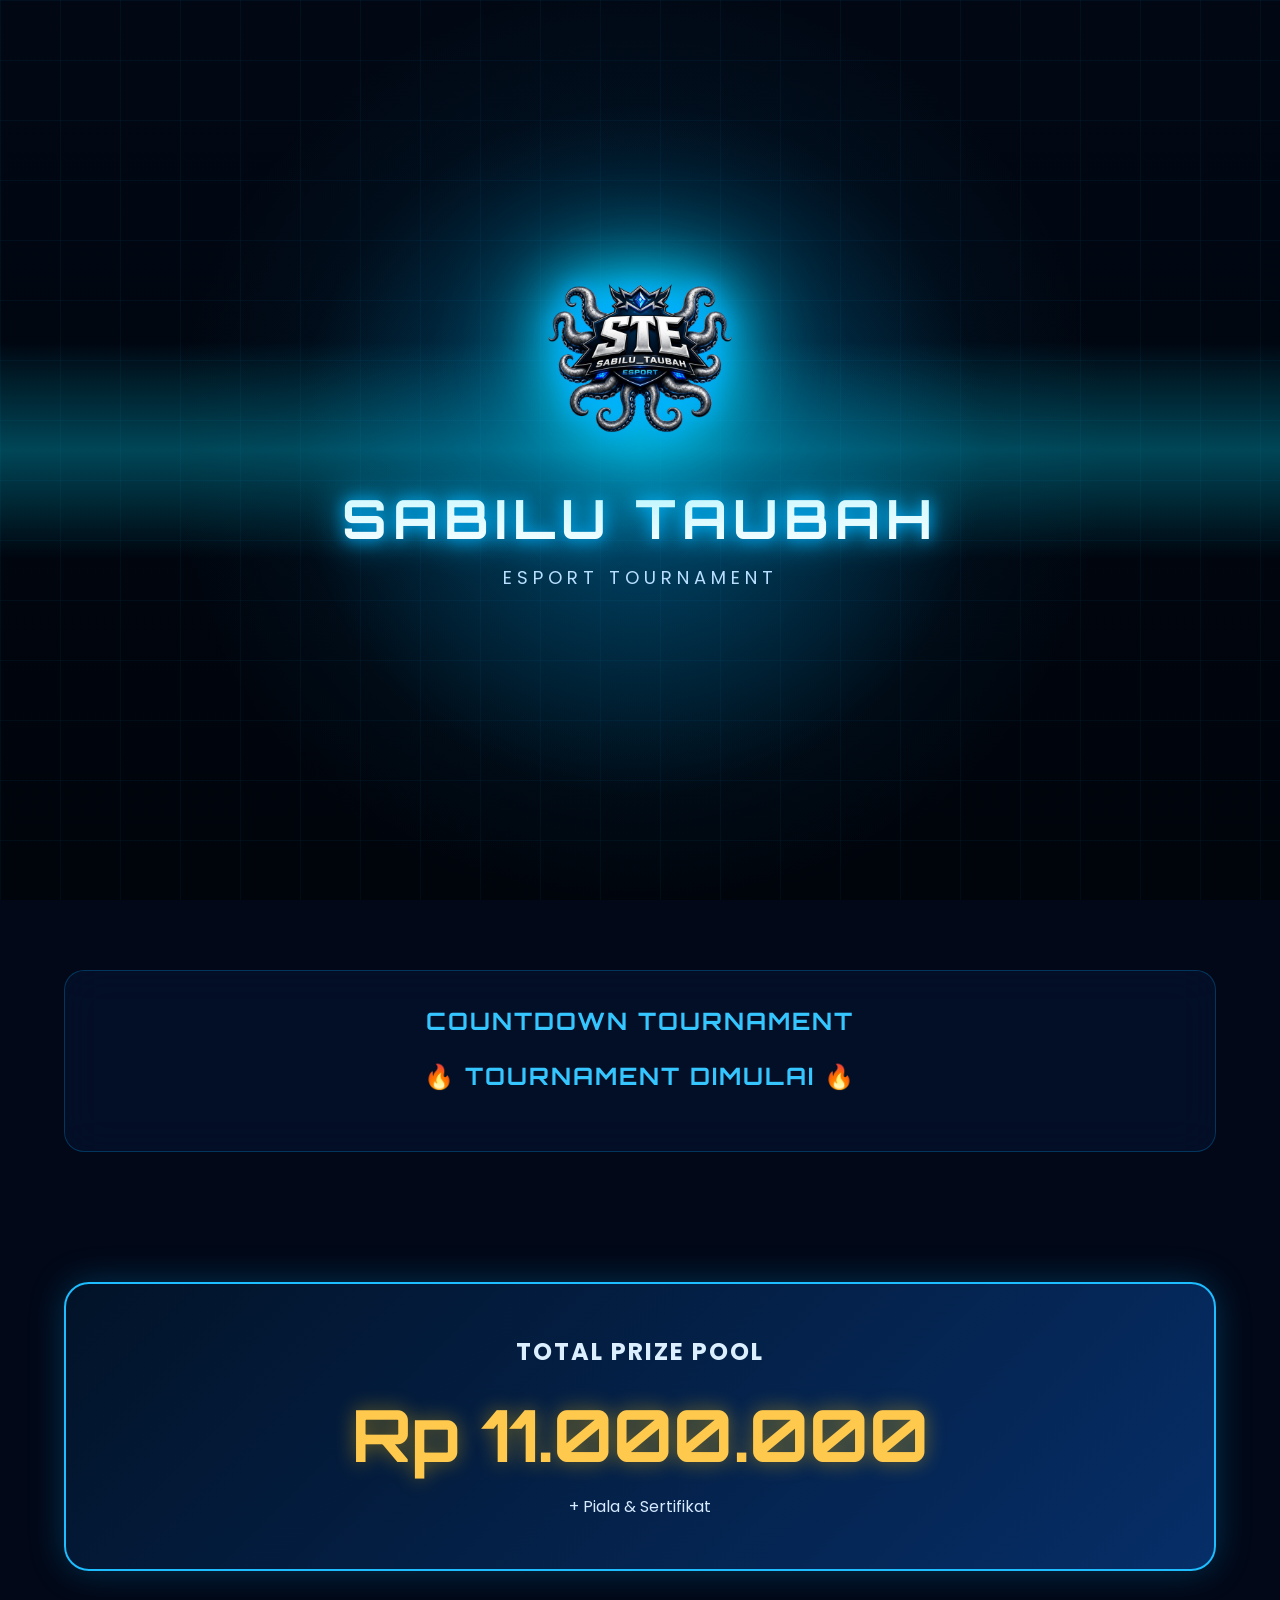
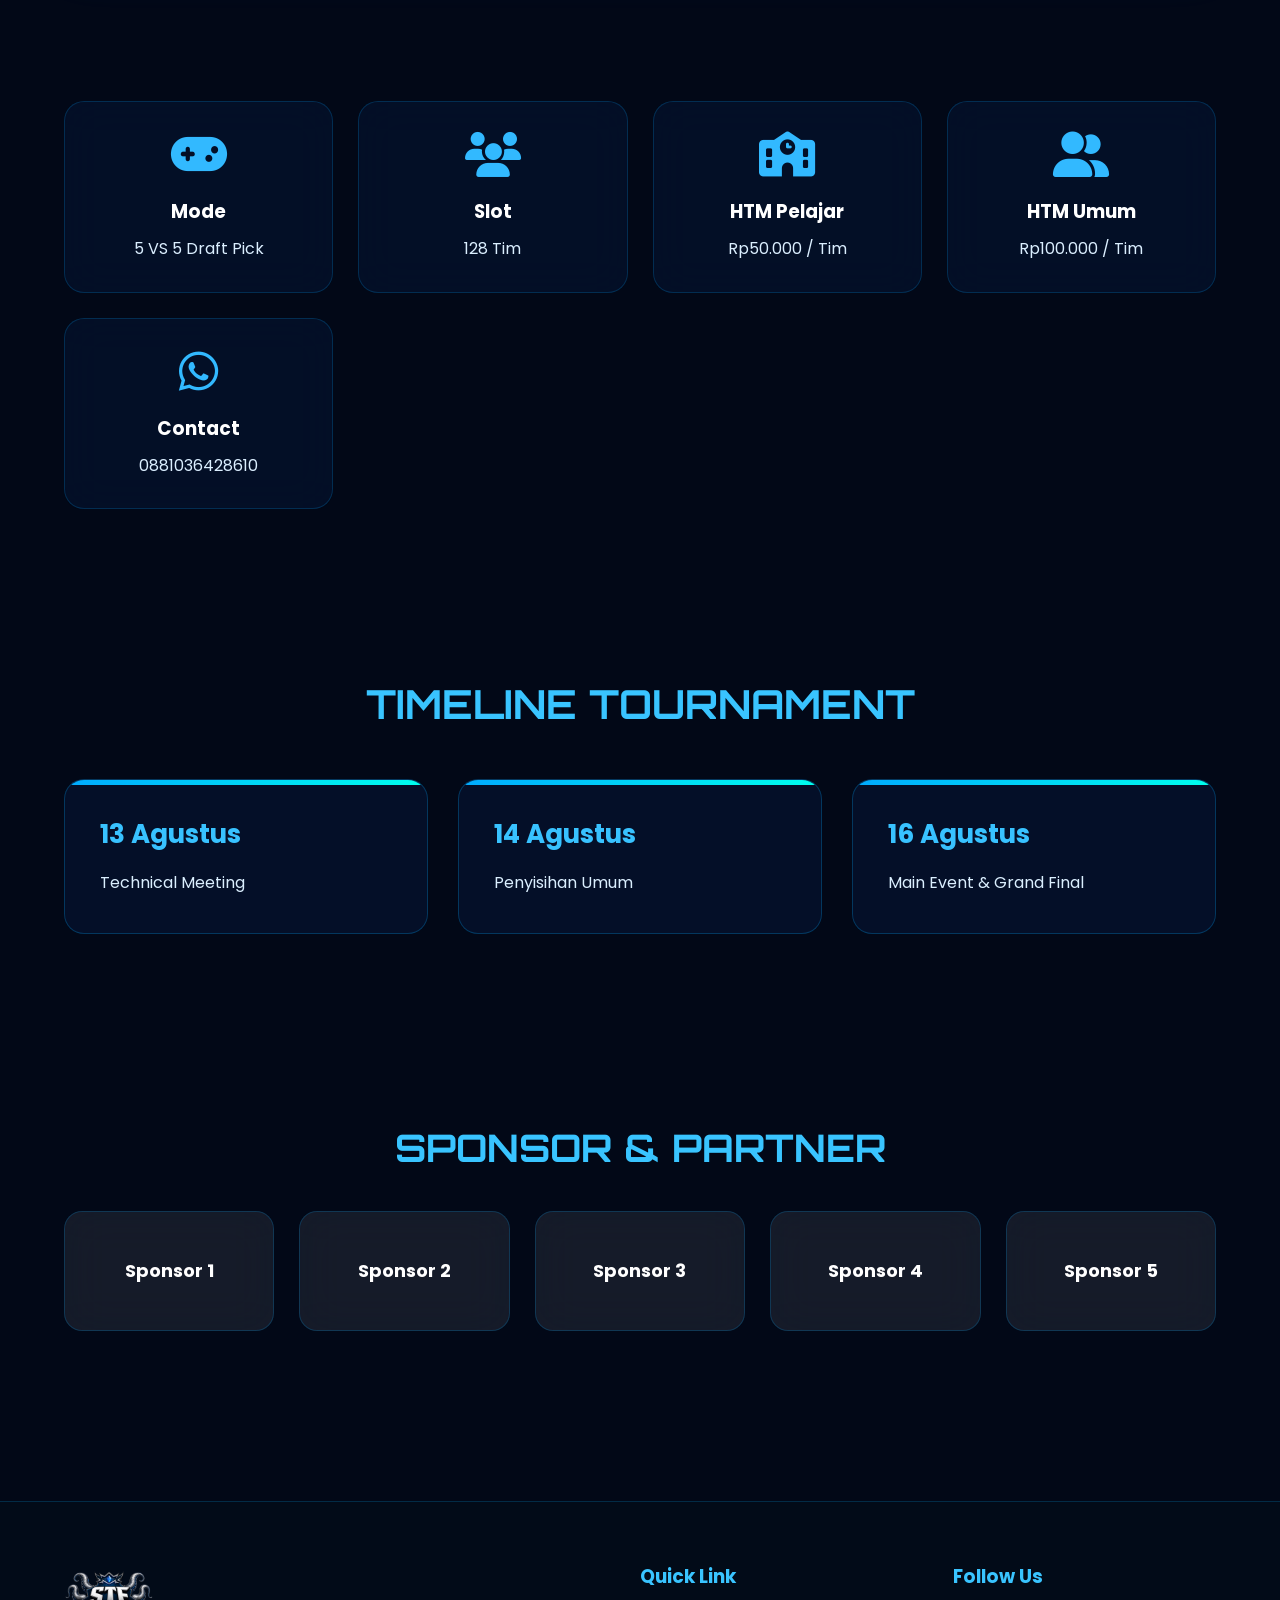
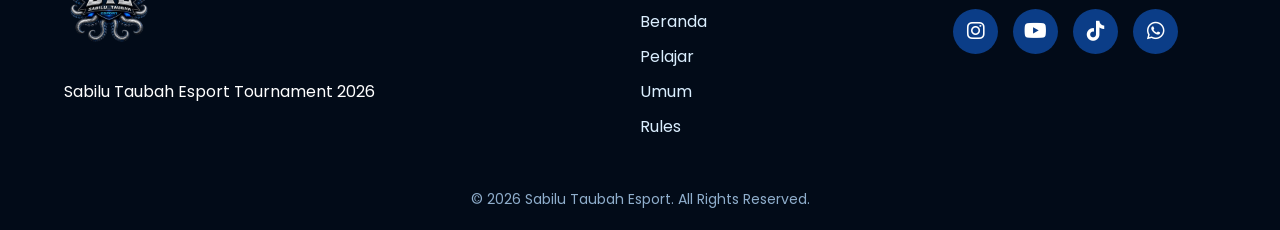
<file: index.html>
<!DOCTYPE html>
<html lang="id">

<head>

    <meta charset="UTF-8">

    <meta name="viewport" content="width=device-width, initial-scale=1.0">

    <title>Sabilu Taubah Esport Tournament</title>

    <link rel="stylesheet" href="css/style.css">

    <link rel="stylesheet" href="css/loader.css">

    <link rel="preconnect" href="https://fonts.googleapis.com">

    <link rel="preconnect" href="https://fonts.gstatic.com" crossorigin>

    <link href="https://fonts.googleapis.com/css2?family=Orbitron:wght@500;700;800&family=Poppins:wght@300;400;500;600;700&display=swap" rel="stylesheet">

    <link rel="stylesheet" href="https://cdnjs.cloudflare.com/ajax/libs/font-awesome/6.7.2/css/all.min.css">

</head>

<body>

<div id="loader">

    <div class="loader-bg"></div>

    <div class="loader-light"></div>

    <img src="assets/stelogo.png" class="loader-logo">

    <h1>SABILU TAUBAH</h1>

    <p>ESPORT TOURNAMENT</p>

    <div class="loader-progress">
        <span></span>
    </div>

</div>

<div class="background"></div>

<!-- ================= NAVBAR ================= -->

<header>

<div class="container navbar">

<div class="logo">

<img src="assets/stelogo.png">

</div>

<nav>

<a href="#">Beranda</a>

<a href="pelajar.html">Pelajar</a>

<a href="umum.html">Umum</a>

<a href="rules.html">Rules</a>

<a href="timeline.html">TIMELINE</a>
   
<a href="#">Sponsor</a>

<a href="#">FAQ</a>

<a href="#">Kontak</a>

</nav>

<a href="#" class="btn-daftar">

DAFTAR SEKARANG

</a>

</div>

</header>

<!-- ================= HERO ================= -->

<section class="hero">

<div class="overlay"></div>

<div class="container hero-grid">

<div class="hero-center">

<img src="assets/stelogo.png" class="hero-logo">

<h1>

SABILU TAUBAH

<span>ESPORT TOURNAMENT</span>

</h1>

<h3>

MOBILE LEGENDS : BANG BANG

</h3>

<p>

"Bersatu Dalam Game, Menang Dengan Sportivitas"

</p>

<div class="hero-button">

<a href="pelajar.html" class="btn blue">

🎓 REGIONAL PELAJAR

</a>

<a href="umum.html" class="btn dark">

👥 REGIONAL UMUM

</a>

</div>

</div>

<div class="hero-info">

<div class="info-box">

<i class="fa-solid fa-calendar-days"></i>

<div>

<h4>Main Event</h4>

<p>16 Agustus 2026</p>

</div>

</div>

<div class="info-box">

<i class="fa-solid fa-users"></i>

<div>

<h4>Slot Tim</h4>

<p>128 Tim</p>

</div>

</div>

<div class="info-box">

<i class="fa-solid fa-location-dot"></i>

<div>

<h4>Lokasi</h4>

<p>MAKO Sabilu_Taubah</p>

</div>

</div>

</div>

</div>

</section>

<!-- ================= COUNTDOWN ================= -->

<section class="countdown">

<div class="container">

<h2>

COUNTDOWN TOURNAMENT

</h2>

<div id="timer">

00 : 00 : 00 : 00

</div>

</div>

</section>

<!-- ================= PRIZE ================= -->

<section class="prize">

<div class="container">

<div class="prize-box">

<h2>

TOTAL PRIZE POOL

</h2>

<h1>

Rp 11.000.000

</h1>

<p>

+ Piala & Sertifikat

</p>

</div>

</div>

</section>

<!-- ================= INFO ================= -->

<section class="information">

<div class="container info-grid">

<div class="card">

<i class="fa-solid fa-gamepad"></i>

<h3>Mode</h3>

<p>5 VS 5 Draft Pick</p>

</div>

<div class="card">

<i class="fa-solid fa-users"></i>

<h3>Slot</h3>

<p>128 Tim</p>

</div>

<div class="card">

<i class="fa-solid fa-school"></i>

<h3>HTM Pelajar</h3>

<p>Rp50.000 / Tim</p>

</div>

<div class="card">

<i class="fa-solid fa-user-group"></i>

<h3>HTM Umum</h3>

<p>Rp100.000 / Tim</p>

</div>

<div class="card">

<i class="fa-brands fa-whatsapp"></i>

<h3>Contact</h3>

<p>0881036428610</p>

</div>

</div>

</section>

<!-- ================= TIMELINE ================= -->

<section class="timeline">

<div class="container">

<h2>

TIMELINE TOURNAMENT

</h2>

<div class="timeline-grid">

<div class="timeline-card">

<h3>13 Agustus</h3>

<p>Technical Meeting</p>

</div>

<div class="timeline-card">

<h3>14 Agustus</h3>

<p>Penyisihan Umum</p>

</div>

<div class="timeline-card">

<h3>16 Agustus</h3>

<p>Main Event & Grand Final</p>

</div>

</div>

</div>

</section>

<!-- ================= SPONSOR ================= -->

<section class="sponsor">

<div class="container">

<h2>

SPONSOR & PARTNER

</h2>

<div class="sponsor-grid">

<div>Sponsor 1</div>

<div>Sponsor 2</div>

<div>Sponsor 3</div>

<div>Sponsor 4</div>

<div>Sponsor 5</div>

</div>

</div>

</section>

<!-- ================= FOOTER ================= -->

<footer>

<div class="container footer-grid">

<div>

<img src="assets/stelogo.png" width="90">

<p>

Sabilu Taubah Esport Tournament 2026

</p>

</div>

<div>

<h3>Quick Link</h3>

<a href="#">Beranda</a>

<a href="#">Pelajar</a>

<a href="#">Umum</a>

<a href="#">Rules</a>

</div>

<div>

<h3>Follow Us</h3>

<div class="social">

    <a href="https://instagram.com/media_sabilutaubah" target="_blank">
        <i class="fab fa-instagram"></i>
    </a>

    <a href="https://www.youtube.com/@gusiqdamofficial1024" target="_blank">
        <i class="fab fa-youtube"></i>
    </a>

    <a href="https://www.tiktok.com/@majelis_sabiluttaubah" target="_blank">
        <i class="fab fa-tiktok"></i>
    </a>

    <a href="https://wa.me/62881036428610" target="_blank">
        <i class="fab fa-whatsapp"></i>
    </a>

</div>

</div>

</div>

<p class="copyright">

© 2026 Sabilu Taubah Esport. All Rights Reserved.

</p>

</footer>

<script src="js/loader.js"></script>
<script src="js/script.js"></script>

</body>

</html>
</file>
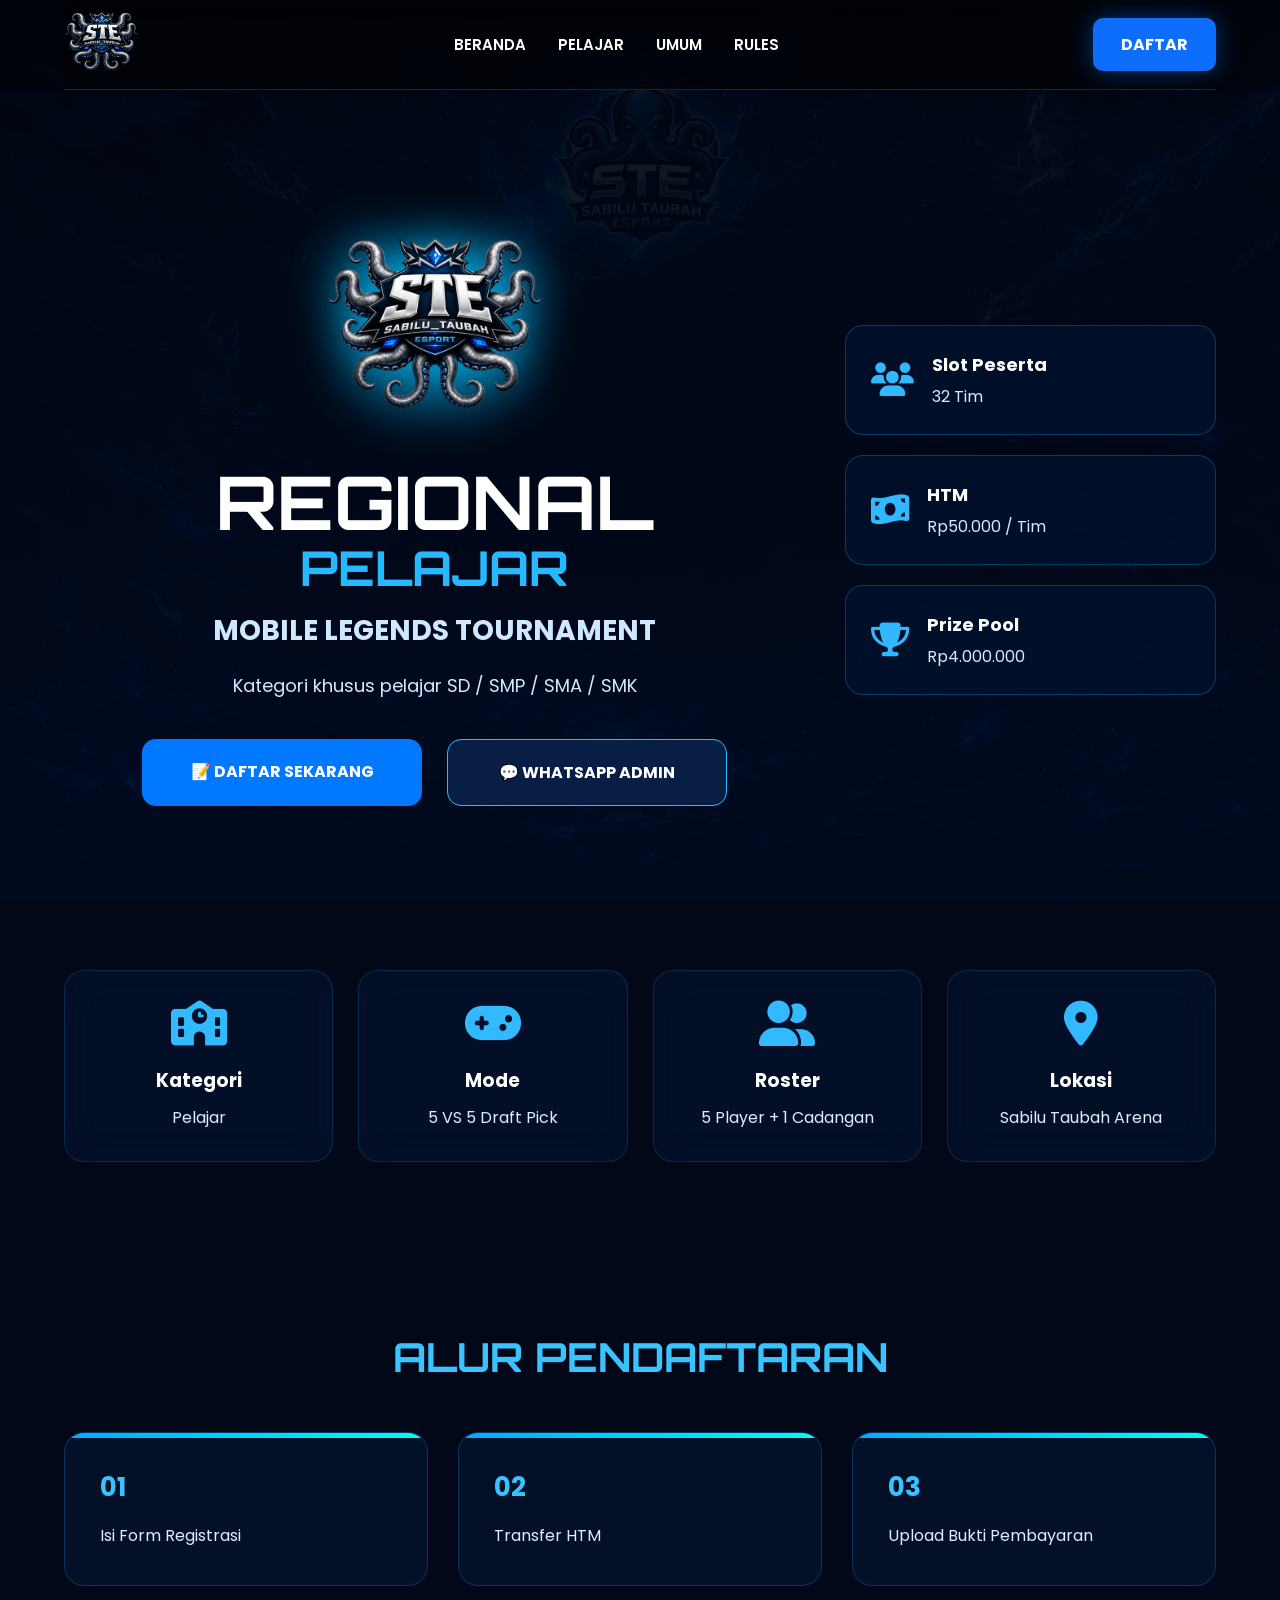
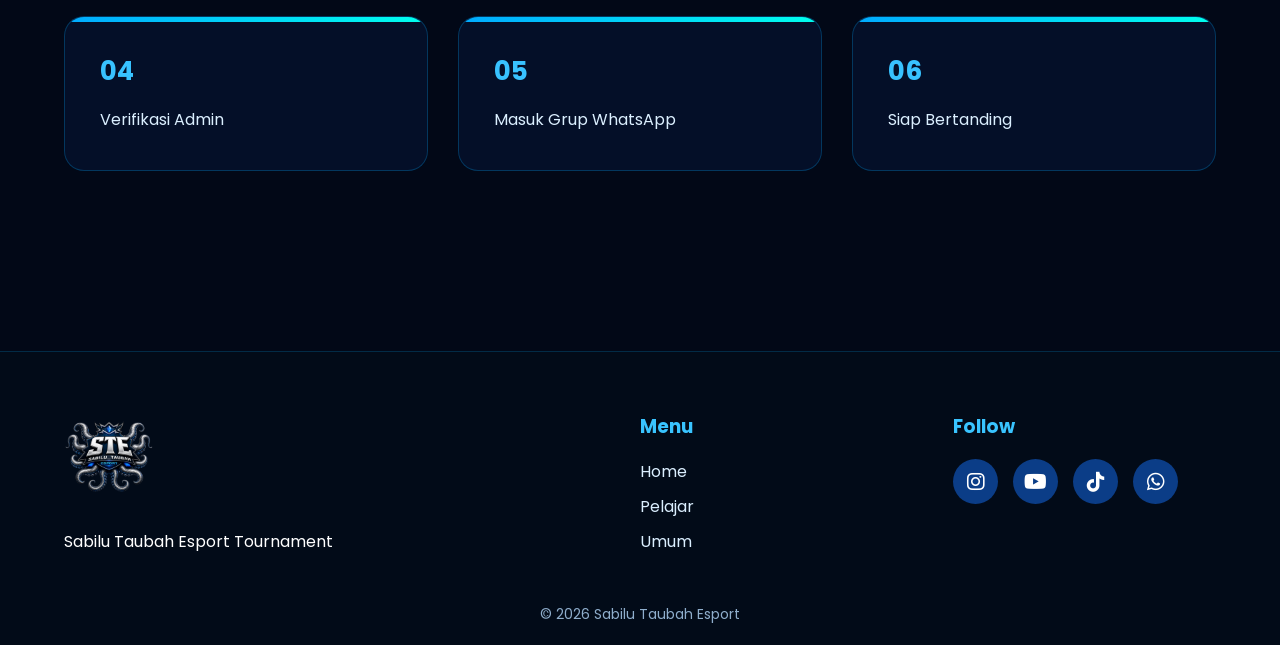
<file: pelajar.html>
<!DOCTYPE html>
<html lang="id">

<head>

<meta charset="UTF-8">
<meta name="viewport" content="width=device-width, initial-scale=1.0">

<title>Regional Pelajar | Sabilu Taubah Esport</title>

<link rel="stylesheet" href="css/style.css">

<link href="https://fonts.googleapis.com/css2?family=Orbitron:wght@500;700;800&family=Poppins:wght@300;400;500;600;700&display=swap" rel="stylesheet">

<link rel="stylesheet" href="https://cdnjs.cloudflare.com/ajax/libs/font-awesome/6.7.2/css/all.min.css">

</head>

<body>

<div class="background"></div>

<header>

<div class="container navbar">

<div class="logo">

<img src="assets/stelogo.png">

</div>

<nav>

<a href="index.html">Beranda</a>

<a href="pelajar.html">Pelajar</a>

<a href="umum.html">Umum</a>

<a href="rules.html">Rules</a>

</nav>

<a href="https://docs.google.com/forms/d/e/1FAIpQLSeIw_MM82eF5Lnjk_jTh6c9tq0Gt-5OhjOkuWRQzmjn7GEvPQ/viewform?usp=header"
class="btn-daftar"
target="_blank">

DAFTAR

</a>

</div>

</header>

<section class="hero">

<div class="overlay"></div>

<div class="container hero-grid">

<div class="hero-center">

<img src="assets/stelogo.png" class="hero-logo">

<h1>

REGIONAL

<span>PELAJAR</span>

</h1>

<h3>

MOBILE LEGENDS TOURNAMENT

</h3>

<p>

Kategori khusus pelajar SD / SMP / SMA / SMK

</p>

<div class="hero-button">

<a href="https://docs.google.com/forms/d/e/1FAIpQLSeIw_MM82eF5Lnjk_jTh6c9tq0Gt-5OhjOkuWRQzmjn7GEvPQ/viewform?usp=header"

target="_blank"

class="btn blue">

📝 DAFTAR SEKARANG

</a>

<a href="https://chat.whatsapp.com/KQ0jzlrLduF3PDysHLdJtd?s=cl&p=a&ilr=4"

target="_blank"

class="btn dark">

💬 WHATSAPP ADMIN

</a>

</div>

</div>

<div class="hero-info">

<div class="info-box">

<i class="fa-solid fa-users"></i>

<div>

<h4>Slot Peserta</h4>

<p>32 Tim</p>

</div>

</div>

<div class="info-box">

<i class="fa-solid fa-money-bill-wave"></i>

<div>

<h4>HTM</h4>

<p>Rp50.000 / Tim</p>

</div>

</div>

<div class="info-box">

<i class="fa-solid fa-trophy"></i>

<div>

<h4>Prize Pool</h4>

<p>Rp4.000.000</p>

</div>

</div>

</div>

</div>

</section>

<section class="information">

<div class="container info-grid">

<div class="card">

<i class="fa-solid fa-school"></i>

<h3>Kategori</h3>

<p>Pelajar</p>

</div>

<div class="card">

<i class="fa-solid fa-gamepad"></i>

<h3>Mode</h3>

<p>5 VS 5 Draft Pick</p>

</div>

<div class="card">

<i class="fa-solid fa-user-group"></i>

<h3>Roster</h3>

<p>5 Player + 1 Cadangan</p>

</div>

<div class="card">

<i class="fa-solid fa-location-dot"></i>

<h3>Lokasi</h3>

<p>Sabilu Taubah Arena</p>

</div>

</div>

</section>

<section class="timeline">

<div class="container">

<h2>

ALUR PENDAFTARAN

</h2>

<div class="timeline-grid">

<div class="timeline-card">

<h3>01</h3>

<p>

Isi Form Registrasi

</p>

</div>

<div class="timeline-card">

<h3>02</h3>

<p>

Transfer HTM

</p>

</div>

<div class="timeline-card">

<h3>03</h3>

<p>

Upload Bukti Pembayaran

</p>

</div>

<div class="timeline-card">

<h3>04</h3>

<p>

Verifikasi Admin

</p>

</div>

<div class="timeline-card">

<h3>05</h3>

<p>

Masuk Grup WhatsApp

</p>

</div>

<div class="timeline-card">

<h3>06</h3>

<p>

Siap Bertanding

</p>

</div>

</div>

</div>

</section>

<footer>

<div class="container footer-grid">

<div>

<img src="assets/stelogo.png" width="80">

<p>

Sabilu Taubah Esport Tournament

</p>

</div>

<div>

<h3>Menu</h3>

<a href="index.html">Home</a>

<a href="pelajar.html">Pelajar</a>

<a href="umum.html">Umum</a>

</div>

<div>

<h3>Follow</h3>

<div class="social">

<a href="#"><i class="fab fa-instagram"></i></a>

<a href="#"><i class="fab fa-youtube"></i></a>

<a href="#"><i class="fab fa-tiktok"></i></a>

<a href="#"><i class="fab fa-whatsapp"></i></a>

</div>

</div>

</div>

<p class="copyright">

© 2026 Sabilu Taubah Esport

</p>

</footer>

<script src="js/script.js"></script>

</body>

</html>
</file>
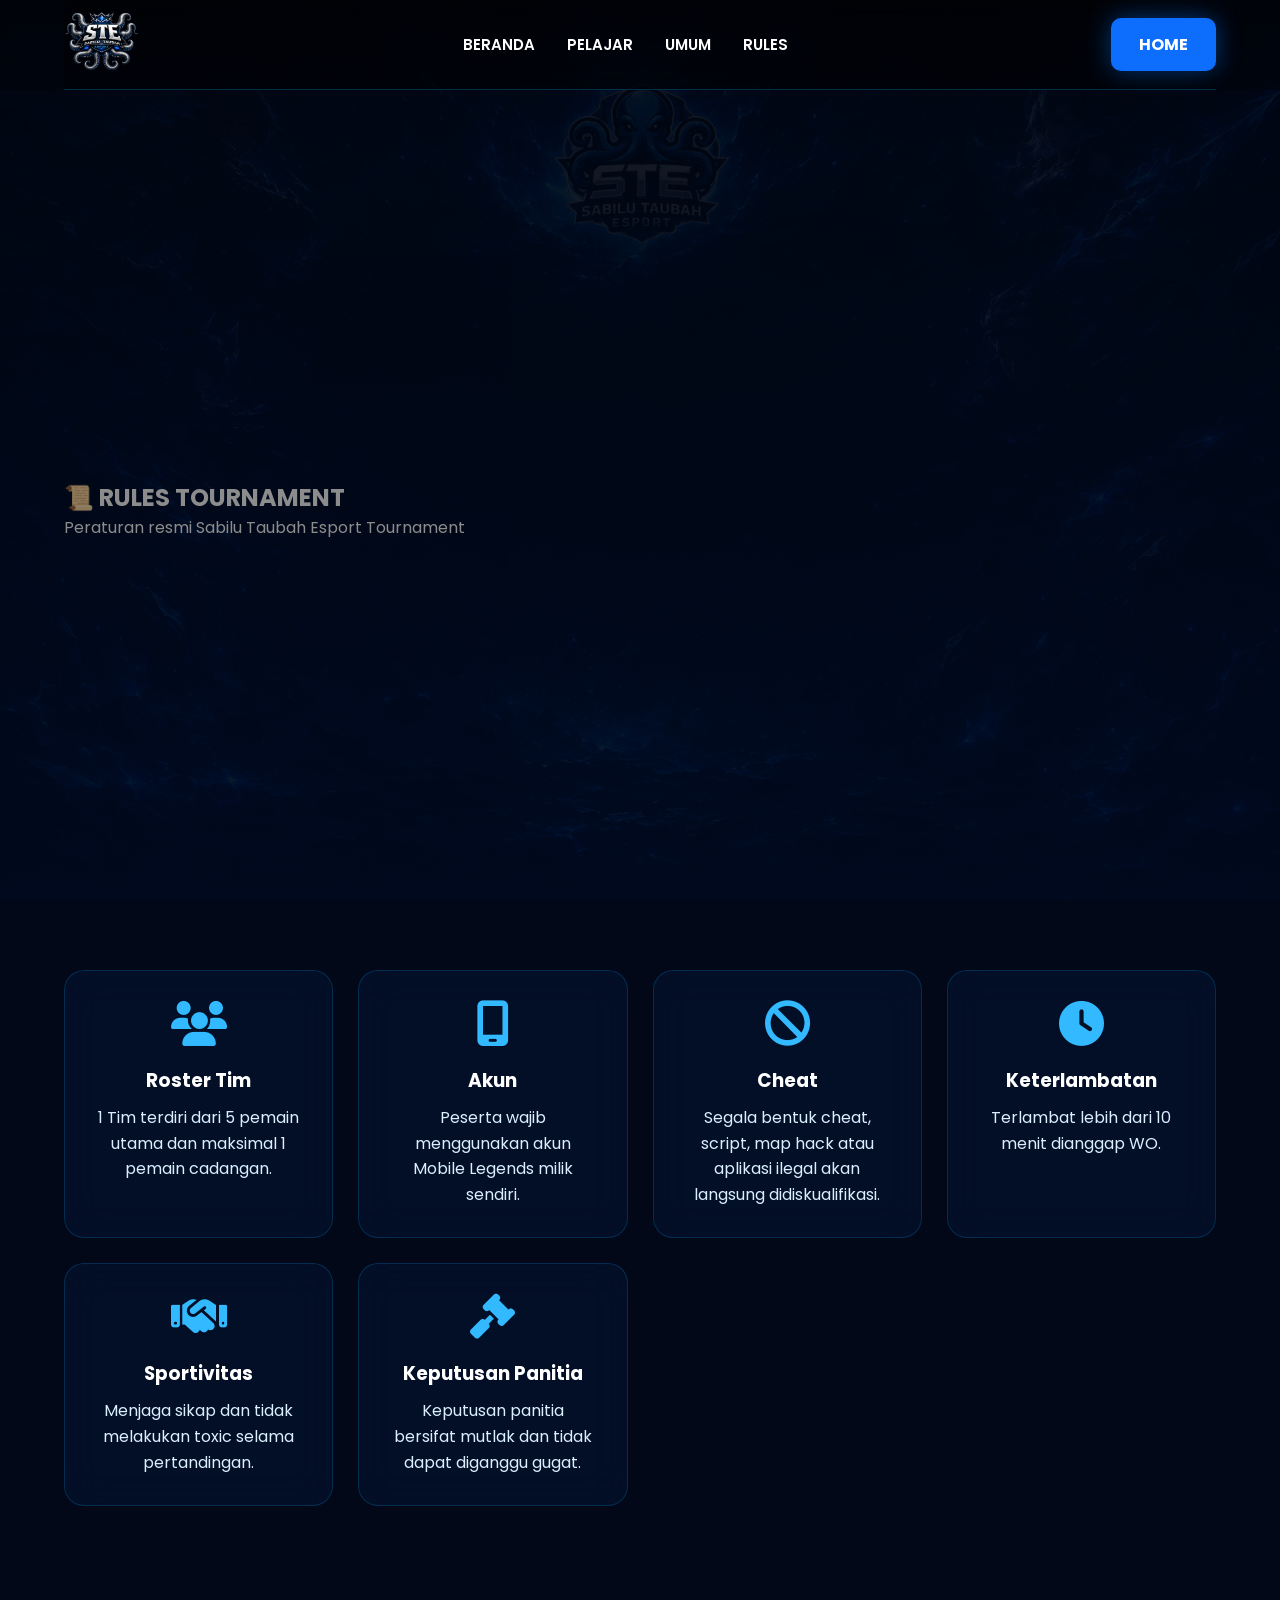
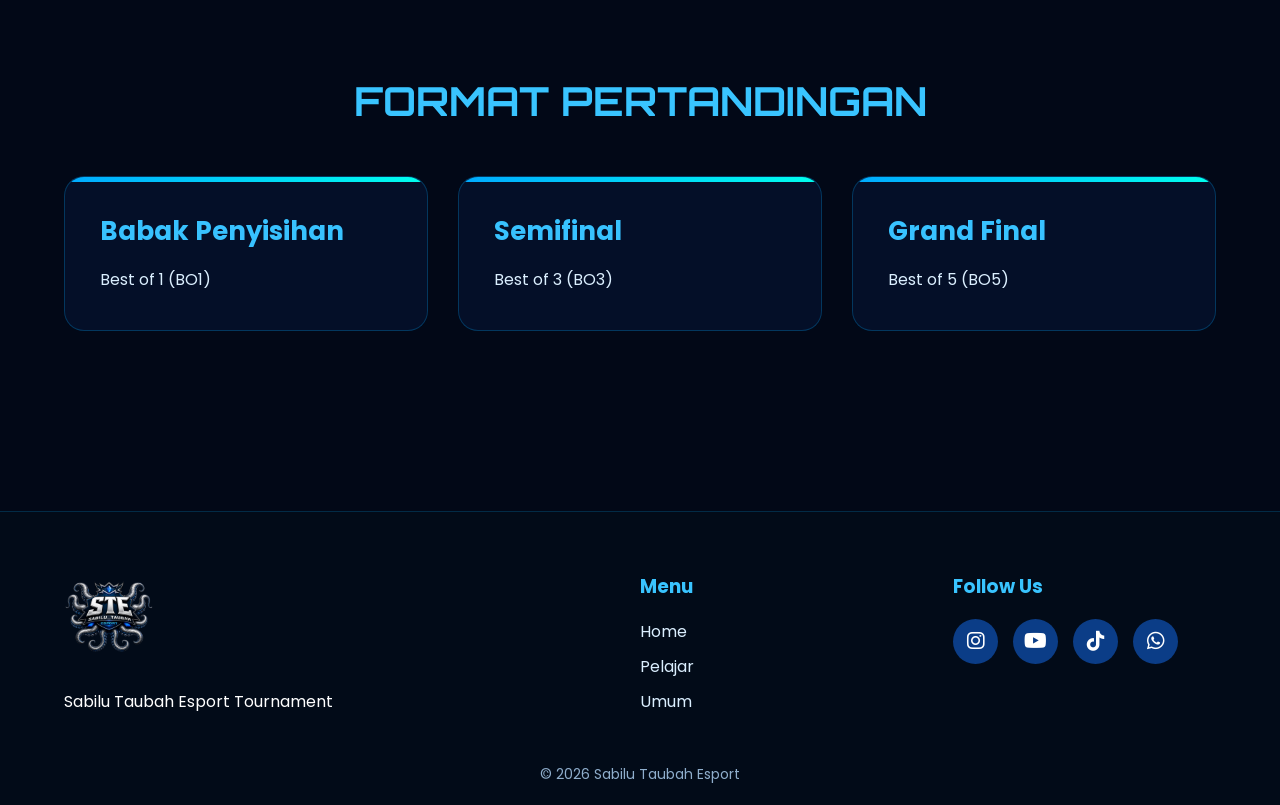
<file: rules.html>
<!DOCTYPE html>
<html lang="id">
<head>
<meta charset="UTF-8">
<meta name="viewport" content="width=device-width, initial-scale=1.0">

<title>Rules Tournament | Sabilu Taubah Esport</title>

<link rel="stylesheet" href="css/style.css">

<link href="https://fonts.googleapis.com/css2?family=Orbitron:wght@500;700;800&family=Poppins:wght@300;400;500;600;700&display=swap" rel="stylesheet">

<link rel="stylesheet" href="https://cdnjs.cloudflare.com/ajax/libs/font-awesome/6.7.2/css/all.min.css">

</head>

<body>

<div class="background"></div>

<header>

<div class="container navbar">

<div class="logo">

<img src="assets/stelogo.png">

</div>

<nav>

<a href="index.html">Beranda</a>

<a href="pelajar.html">Pelajar</a>

<a href="umum.html">Umum</a>

<a href="rules.html">Rules</a>

</nav>

<a href="index.html" class="btn-daftar">

HOME

</a>

</div>

</header>

<section class="hero">

<div class="overlay"></div>

<div class="container">

<div class="glass-card">

<h1>

📜 RULES TOURNAMENT

</h1>

<p>

Peraturan resmi Sabilu Taubah Esport Tournament

</p>

</div>

</div>

</section>

<section class="information">

<div class="container info-grid">

<div class="card">

<i class="fa-solid fa-users"></i>

<h3>Roster Tim</h3>

<p>

1 Tim terdiri dari 5 pemain utama dan maksimal 1 pemain cadangan.

</p>

</div>

<div class="card">

<i class="fa-solid fa-mobile-screen"></i>

<h3>Akun</h3>

<p>

Peserta wajib menggunakan akun Mobile Legends milik sendiri.

</p>

</div>

<div class="card">

<i class="fa-solid fa-ban"></i>

<h3>Cheat</h3>

<p>

Segala bentuk cheat, script, map hack atau aplikasi ilegal akan langsung didiskualifikasi.

</p>

</div>

<div class="card">

<i class="fa-solid fa-clock"></i>

<h3>Keterlambatan</h3>

<p>

Terlambat lebih dari 10 menit dianggap WO.

</p>

</div>

<div class="card">

<i class="fa-solid fa-handshake"></i>

<h3>Sportivitas</h3>

<p>

Menjaga sikap dan tidak melakukan toxic selama pertandingan.

</p>

</div>

<div class="card">

<i class="fa-solid fa-gavel"></i>

<h3>Keputusan Panitia</h3>

<p>

Keputusan panitia bersifat mutlak dan tidak dapat diganggu gugat.

</p>

</div>

</div>

</section>

<section class="timeline">

<div class="container">

<h2>

FORMAT PERTANDINGAN

</h2>

<div class="timeline-grid">

<div class="timeline-card">

<h3>Babak Penyisihan</h3>

<p>

Best of 1 (BO1)

</p>

</div>

<div class="timeline-card">

<h3>Semifinal</h3>

<p>

Best of 3 (BO3)

</p>

</div>

<div class="timeline-card">

<h3>Grand Final</h3>

<p>

Best of 5 (BO5)

</p>

</div>

</div>

</div>

</section>

<footer>

<div class="container footer-grid">

<div>

<img src="assets/stelogo.png" width="80">

<p>

Sabilu Taubah Esport Tournament

</p>

</div>

<div>

<h3>Menu</h3>

<a href="index.html">Home</a>

<a href="pelajar.html">Pelajar</a>

<a href="umum.html">Umum</a>

</div>

<div>

<h3>Follow Us</h3>

<div class="social">

<a href="#"><i class="fab fa-instagram"></i></a>

<a href="#"><i class="fab fa-youtube"></i></a>

<a href="#"><i class="fab fa-tiktok"></i></a>

<a href="#"><i class="fab fa-whatsapp"></i></a>

</div>

</div>

</div>

<p class="copyright">

© 2026 Sabilu Taubah Esport

</p>

</footer>

<script src="js/script.js"></script>

</body>

</html>
</file>
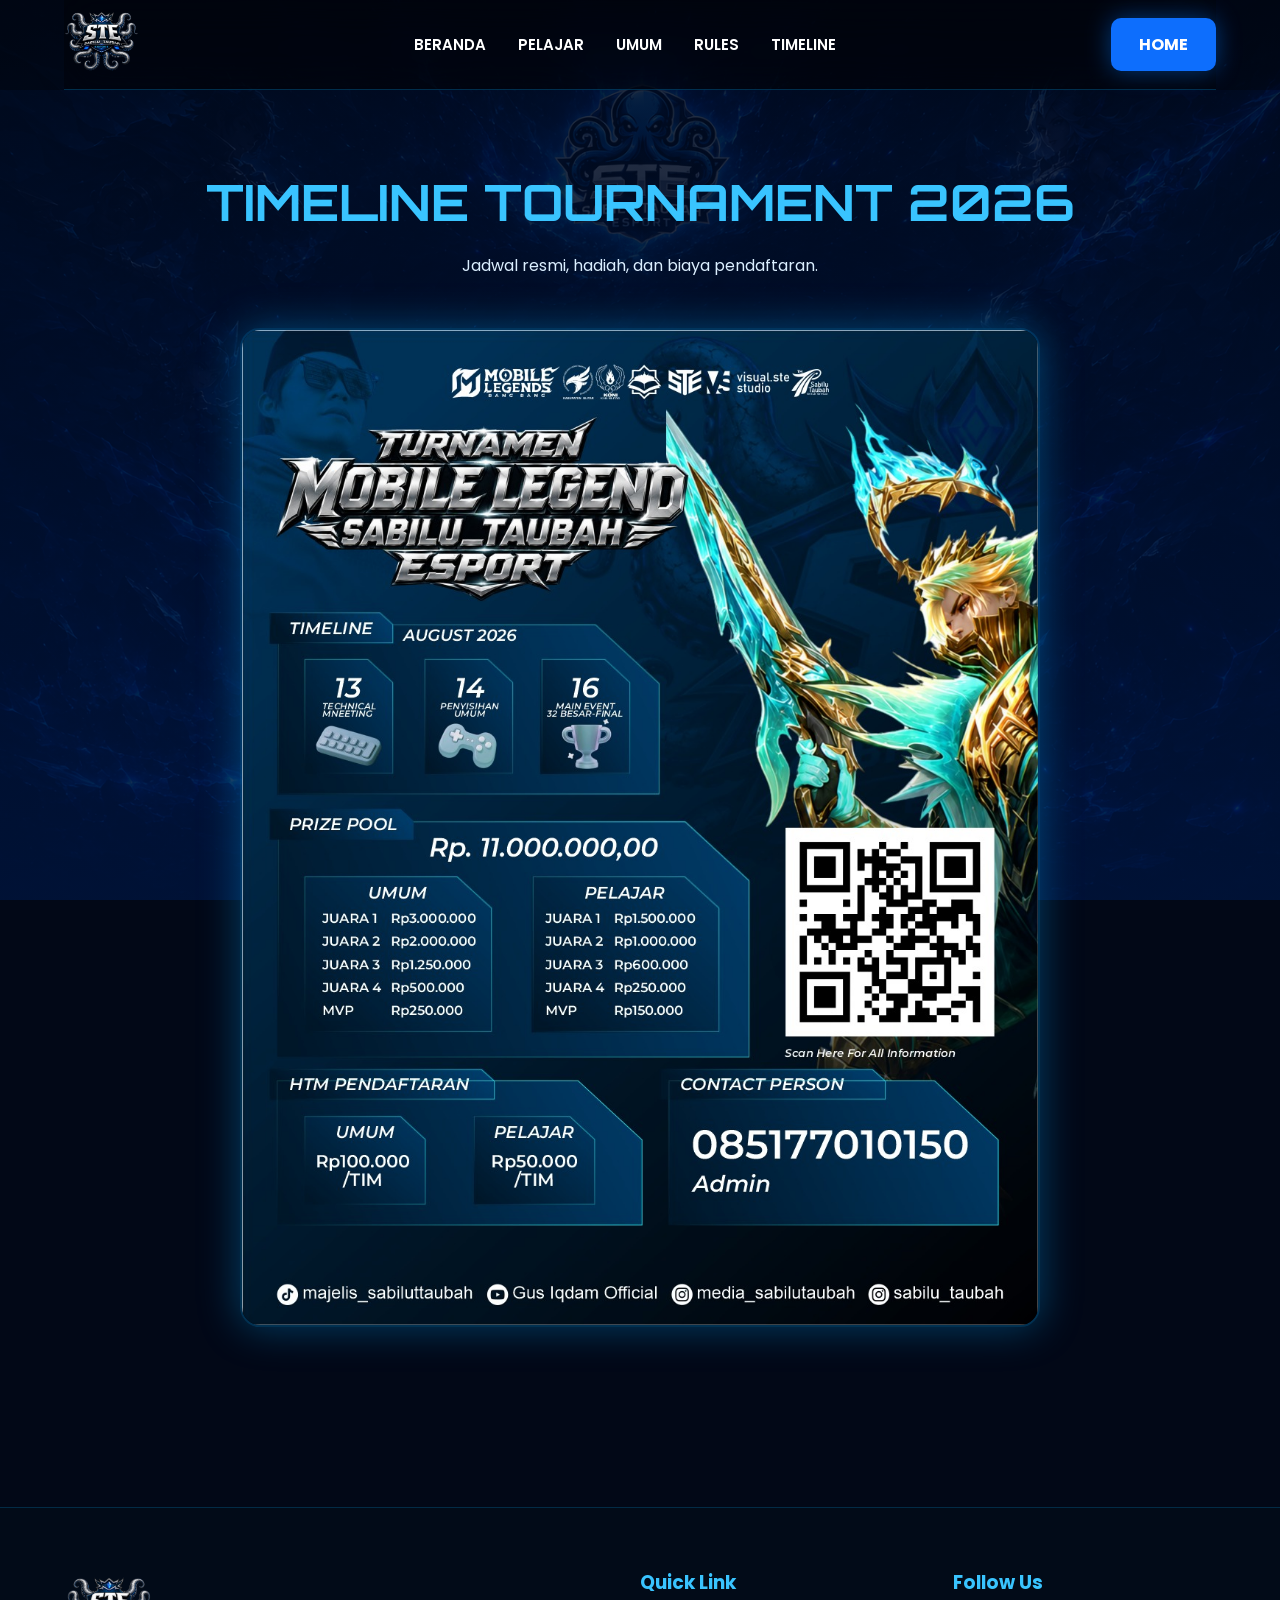
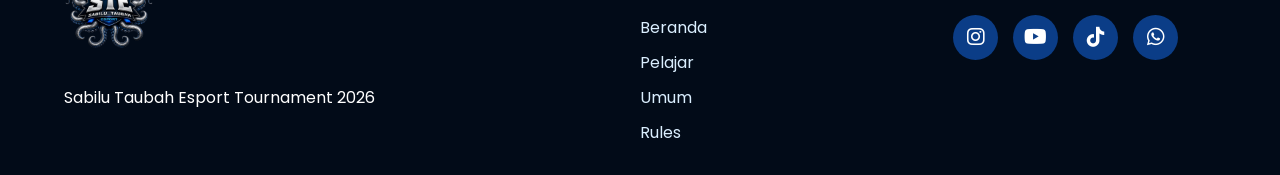
<file: timeline.html>
<!DOCTYPE html>
<html lang="id">
<head>

<meta charset="UTF-8">
<meta name="viewport" content="width=device-width, initial-scale=1.0">

<title>Timeline Tournament | Sabilu Taubah Esport</title>

<link rel="stylesheet" href="css/style.css">

<link href="https://fonts.googleapis.com/css2?family=Orbitron:wght@500;700;800&family=Poppins:wght@300;400;500;600;700&display=swap" rel="stylesheet">

<link rel="stylesheet" href="https://cdnjs.cloudflare.com/ajax/libs/font-awesome/6.7.2/css/all.min.css">

</head>

<body>

<div class="background"></div>

<header>

<div class="container navbar">

<div class="logo">
<img src="assets/stelogo.png">
</div>

<nav>

<a href="index.html">Beranda</a>
<a href="pelajar.html">Pelajar</a>
<a href="umum.html">Umum</a>
<a href="rules.html">Rules</a>
<a href="timeline.html">Timeline</a>

</nav>

<a href="index.html" class="btn-daftar">
HOME
</a>

</div>

</header>

<section class="timeline-page">

<div class="container">

<h1>TIMELINE TOURNAMENT 2026</h1>

<p>
Jadwal resmi, hadiah, dan biaya pendaftaran.
</p>

<div class="poster">

<img src="assets/timeline-poster.jpg" alt="Timeline Tournament">

</div>

</div>

</section>

<footer>

<div class="container footer-grid">

<div>

<img src="assets/stelogo.png" width="90">

<p>Sabilu Taubah Esport Tournament 2026</p>

</div>

<div>

<h3>Quick Link</h3>

<a href="index.html">Beranda</a>
<a href="pelajar.html">Pelajar</a>
<a href="umum.html">Umum</a>
<a href="rules.html">Rules</a>

</div>

<div>

<h3>Follow Us</h3>

<div class="social">

<a href="#"><i class="fab fa-instagram"></i></a>
<a href="#"><i class="fab fa-youtube"></i></a>
<a href="#"><i class="fab fa-tiktok"></i></a>
<a href="#"><i class="fab fa-whatsapp"></i></a>

</div>

</div>

</div>

</footer>

<script src="js/script.js"></script>

</body>
</html>
</file>
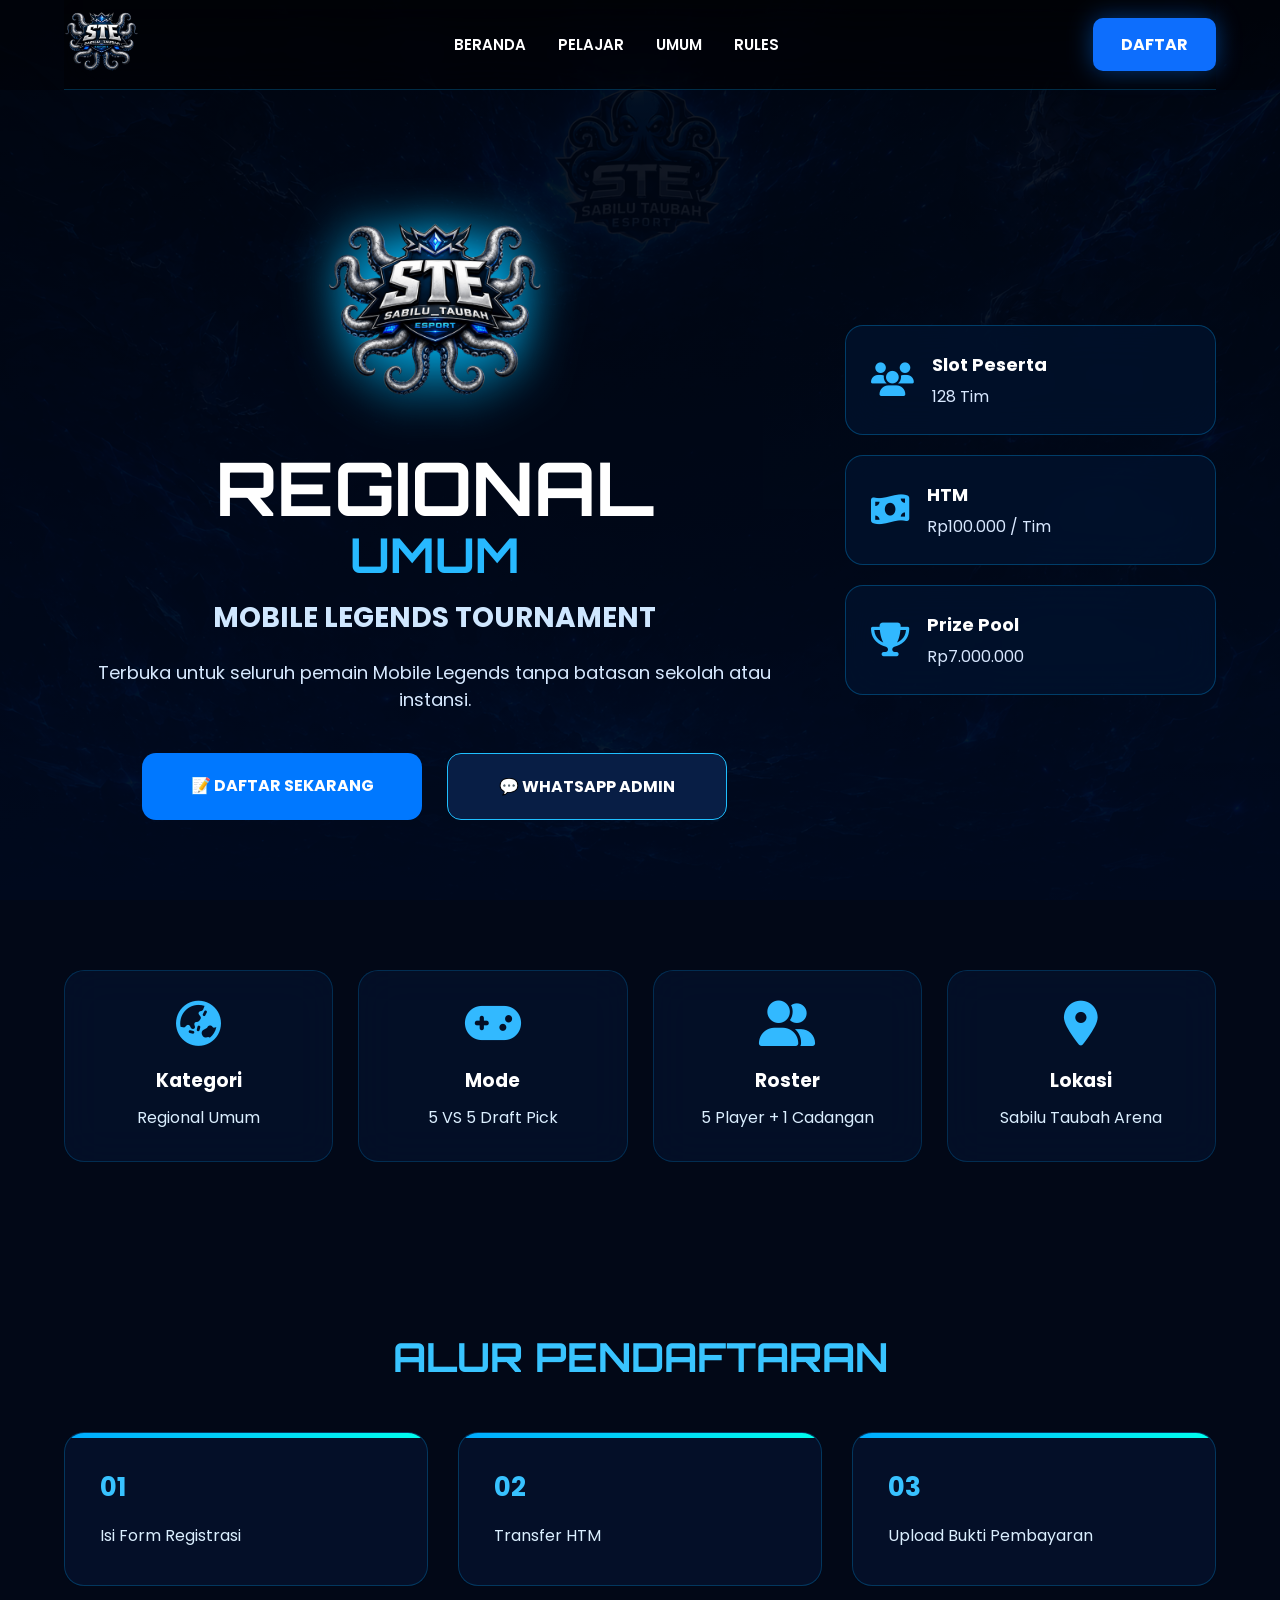
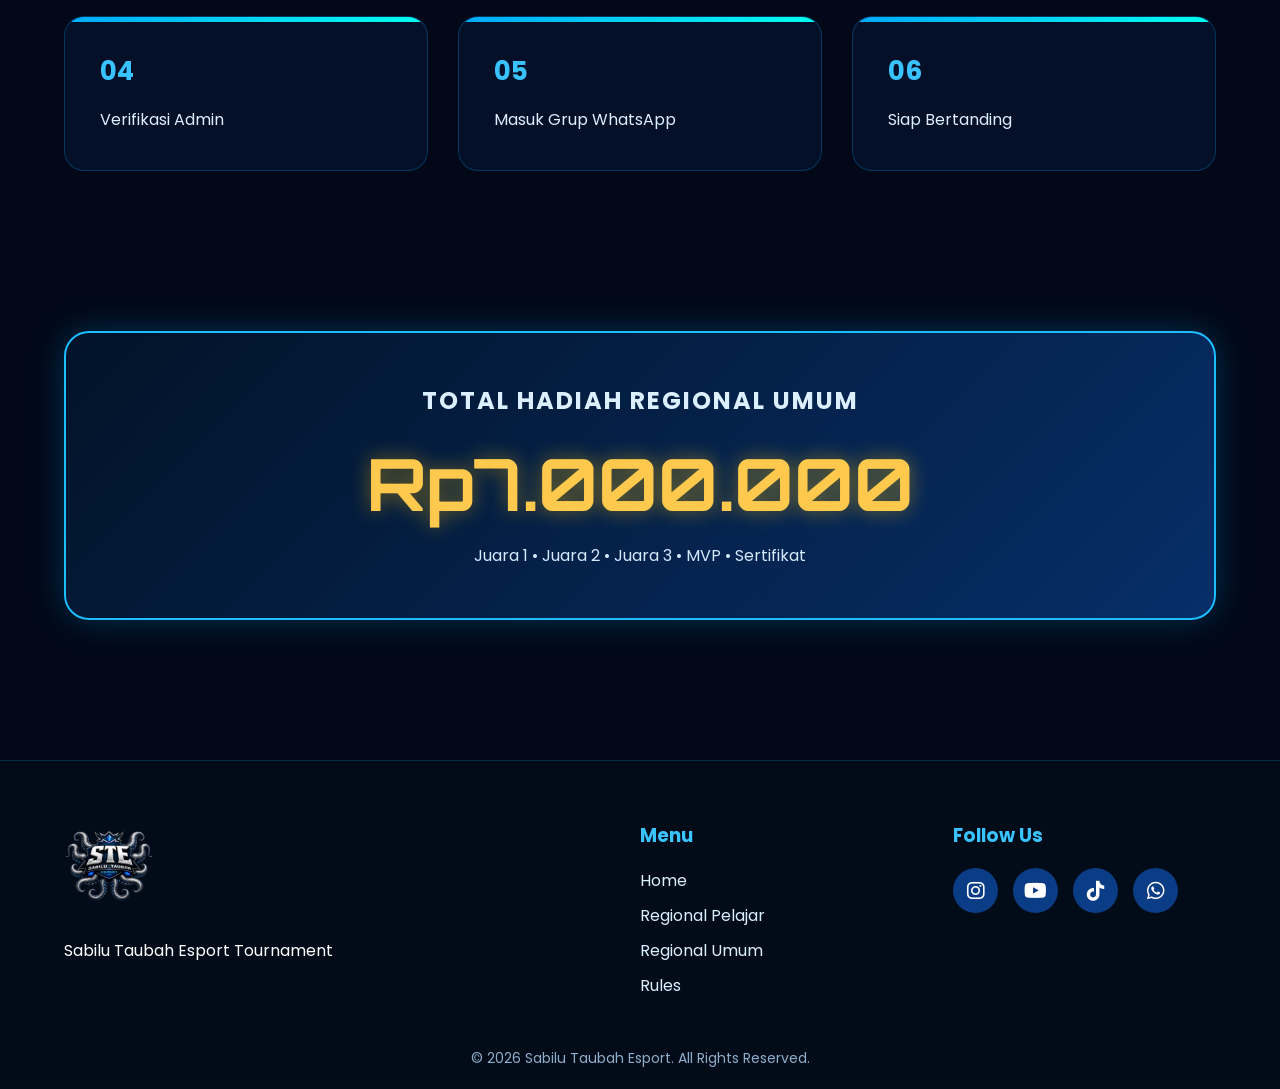
<file: umum.html>
<!DOCTYPE html>
<html lang="id">

<head>

<meta charset="UTF-8">
<meta name="viewport" content="width=device-width, initial-scale=1.0">

<title>Regional Umum | Sabilu Taubah Esport</title>

<link rel="stylesheet" href="css/style.css">

<link href="https://fonts.googleapis.com/css2?family=Orbitron:wght@500;700;800&family=Poppins:wght@300;400;500;600;700&display=swap" rel="stylesheet">

<link rel="stylesheet" href="https://cdnjs.cloudflare.com/ajax/libs/font-awesome/6.7.2/css/all.min.css">

</head>

<body>

<div class="background"></div>

<header>

<div class="container navbar">

<div class="logo">

<img src="assets/stelogo.png">

</div>

<nav>

<a href="index.html">Beranda</a>

<a href="pelajar.html">Pelajar</a>

<a href="umum.html">Umum</a>

<a href="rules.html">Rules</a>

</nav>

<a href="https://docs.google.com/forms/d/e/1FAIpQLSdSWqadpKaeDztl5qSm4CM7SoYNiw4vOnRiZGVJ59j6T9VyMg/viewform?usp=header"
class="btn-daftar"
target="_blank">

DAFTAR

</a>

</div>

</header>

<section class="hero">

<div class="overlay"></div>

<div class="container hero-grid">

<div class="hero-center">

<img src="assets/stelogo.png" class="hero-logo">

<h1>

REGIONAL

<span>UMUM</span>

</h1>

<h3>

MOBILE LEGENDS TOURNAMENT

</h3>

<p>

Terbuka untuk seluruh pemain Mobile Legends tanpa batasan sekolah atau instansi.

</p>

<div class="hero-button">

<a href="https://docs.google.com/forms/d/e/1FAIpQLSdSWqadpKaeDztl5qSm4CM7SoYNiw4vOnRiZGVJ59j6T9VyMg/viewform?usp=header"

target="_blank"

class="btn blue">

📝 DAFTAR SEKARANG

</a>

<a href="https://chat.whatsapp.com/KQ0jzlrLduF3PDysHLdJtd?s=cl&p=a&ilr=4"

target="_blank"

class="btn dark">

💬 WHATSAPP ADMIN

</a>

</div>

</div>

<div class="hero-info">

<div class="info-box">

<i class="fa-solid fa-users"></i>

<div>

<h4>Slot Peserta</h4>

<p>128 Tim</p>

</div>

</div>

<div class="info-box">

<i class="fa-solid fa-money-bill-wave"></i>

<div>

<h4>HTM</h4>

<p>Rp100.000 / Tim</p>

</div>

</div>

<div class="info-box">

<i class="fa-solid fa-trophy"></i>

<div>

<h4>Prize Pool</h4>

<p>Rp7.000.000</p>

</div>

</div>

</div>

</div>

</section>

<section class="information">

<div class="container info-grid">

<div class="card">

<i class="fa-solid fa-earth-asia"></i>

<h3>Kategori</h3>

<p>Regional Umum</p>

</div>

<div class="card">

<i class="fa-solid fa-gamepad"></i>

<h3>Mode</h3>

<p>5 VS 5 Draft Pick</p>

</div>

<div class="card">

<i class="fa-solid fa-user-group"></i>

<h3>Roster</h3>

<p>5 Player + 1 Cadangan</p>

</div>

<div class="card">

<i class="fa-solid fa-location-dot"></i>

<h3>Lokasi</h3>

<p>Sabilu Taubah Arena</p>

</div>

</div>

</section>

<section class="timeline">

<div class="container">

<h2>

ALUR PENDAFTARAN

</h2>

<div class="timeline-grid">

<div class="timeline-card">

<h3>01</h3>

<p>Isi Form Registrasi</p>

</div>

<div class="timeline-card">

<h3>02</h3>

<p>Transfer HTM</p>

</div>

<div class="timeline-card">

<h3>03</h3>

<p>Upload Bukti Pembayaran</p>

</div>

<div class="timeline-card">

<h3>04</h3>

<p>Verifikasi Admin</p>

</div>

<div class="timeline-card">

<h3>05</h3>

<p>Masuk Grup WhatsApp</p>

</div>

<div class="timeline-card">

<h3>06</h3>

<p>Siap Bertanding</p>

</div>

</div>

</div>

</section>

<section class="prize">

<div class="container">

<div class="prize-box">

<h2>

TOTAL HADIAH REGIONAL UMUM

</h2>

<h1>

Rp7.000.000

</h1>

<p>

Juara 1 • Juara 2 • Juara 3 • MVP • Sertifikat

</p>

</div>

</div>

</section>

<footer>

<div class="container footer-grid">

<div>

<img src="assets/stelogo.png" width="80">

<p>

Sabilu Taubah Esport Tournament

</p>

</div>

<div>

<h3>Menu</h3>

<a href="index.html">Home</a>

<a href="pelajar.html">Regional Pelajar</a>

<a href="umum.html">Regional Umum</a>

<a href="rules.html">Rules</a>

</div>

<div>

<h3>Follow Us</h3>

<div class="social">

<a href="#"><i class="fab fa-instagram"></i></a>

<a href="#"><i class="fab fa-youtube"></i></a>

<a href="#"><i class="fab fa-tiktok"></i></a>

<a href="#"><i class="fab fa-whatsapp"></i></a>

</div>

</div>

</div>

<p class="copyright">

© 2026 Sabilu Taubah Esport. All Rights Reserved.

</p>

</footer>

<script src="js/script.js"></script>

</body>

</html>
</file>
<file: css/style.css>
/* ===========================================
   SABILU TAUBAH ESPORT
   PREMIUM UI
=========================================== */

*{
    margin:0;
    padding:0;
    box-sizing:border-box;
}

html{
    scroll-behavior:smooth;
}

body{

    font-family:'Poppins',sans-serif;

    background:#020817;

    color:#fff;

    overflow-x:hidden;

}

/* ==========================
   CONTAINER
========================== */

.container{

    width:90%;

    max-width:1400px;

    margin:auto;

}

/* ==========================
   BACKGROUND
========================== */

.background{

    position:fixed;

    inset:0;

    background:url("../assets/stebackground.png");

    background-size:cover;

    background-position:center;

    background-repeat:no-repeat;

    z-index:-3;

}

.background::after{

    content:"";

    position:absolute;

    inset:0;

    background:

    linear-gradient(

    rgba(0,10,30,.85),

    rgba(0,20,60,.88)

    );

}

/* ==========================
   NAVBAR
========================== */

header{

    position:fixed;

    top:0;

    left:0;

    width:100%;

    z-index:999;

}

.navbar{

    display:flex;

    justify-content:space-between;

    align-items:center;

    height:90px;

    backdrop-filter:blur(20px);

    background:rgba(0,0,0,.30);

    border-bottom:1px solid rgba(0,170,255,.25);

}

/* ==========================
LOGO
========================== */

.logo img{

    width:75px;

    transition:.35s;

}

.logo img:hover{

    transform:scale(1.08);

}

/* ==========================
MENU
========================== */

nav{

    display:flex;

    gap:32px;

}

nav a{

    color:white;

    text-decoration:none;

    font-weight:600;

    font-size:15px;

    text-transform:uppercase;

    transition:.3s;

}

nav a:hover{

    color:#25b8ff;

}

/* ==========================
BUTTON
========================== */

.btn-daftar{

    background:#0d6efd;

    color:white;

    text-decoration:none;

    padding:14px 28px;

    border-radius:10px;

    font-weight:bold;

    transition:.35s;

    box-shadow:0 0 25px rgba(0,120,255,.45);

}

.btn-daftar:hover{

    background:#25b8ff;

    transform:translateY(-3px);

}

/* ==========================
HERO
========================== */

.hero{

    min-height:100vh;

    display:flex;

    align-items:center;

    position:relative;

    padding-top:120px;

}

.overlay{

    position:absolute;

    inset:0;

    background:rgba(0,0,0,.45);

}

.hero-grid{

    position:relative;

    z-index:2;

    display:grid;

    grid-template-columns:2fr 1fr;

    gap:40px;

    align-items:center;

}

/* ==========================
CENTER
========================== */

.hero-center{

    text-align:center;

}

.hero-logo{

    width:220px;

    margin-bottom:20px;

    filter:drop-shadow(0 0 25px #00bfff);

    animation:float 4s ease-in-out infinite;

}

@keyframes float{

0%,100%{

transform:translateY(0);

}

50%{

transform:translateY(-12px);

}

}

.hero-center h1{

    font-size:74px;

    font-family:'Orbitron',sans-serif;

    line-height:1.1;

    margin-bottom:10px;

}

.hero-center span{

    display:block;

    color:#27b9ff;

    font-size:48px;

}

.hero-center h3{

    margin-top:15px;

    font-size:28px;

    color:#cfe7ff;

}

.hero-center p{

    margin-top:20px;

    font-size:18px;

    color:#d7e9ff;

}

/* ==========================
BUTTON HERO
========================== */

.hero-button{

    margin-top:40px;

    display:flex;

    justify-content:center;

    gap:25px;

    flex-wrap:wrap;

}

.btn{

    padding:20px 35px;

    border-radius:14px;

    text-decoration:none;

    font-weight:700;

    transition:.35s;

    min-width:280px;

}

.blue{

    background:#0078ff;

    color:white;

}

.dark{

    background:#081e45;

    border:1px solid #1fbfff;

    color:white;

}

.btn:hover{

    transform:translateY(-6px);

    box-shadow:0 0 25px #00bfff;

}

/* ==========================
SIDE INFO
========================== */

.hero-info{

    display:flex;

    flex-direction:column;

    gap:20px;

}

.info-box{

    display:flex;

    align-items:center;

    gap:18px;

    padding:25px;

    border-radius:18px;

    background:rgba(0,20,50,.65);

    backdrop-filter:blur(20px);

    border:1px solid rgba(0,170,255,.30);

}

.info-box i{

    font-size:34px;

    color:#31b8ff;

}

.info-box h4{

    margin-bottom:6px;

    font-size:18px;

}

.info-box p{

    color:#d8e8ff;

}

/* ==========================
RESPONSIVE
========================== */

@media(max-width:1000px){

.hero-grid{

grid-template-columns:1fr;

}

.hero-info{

margin-top:40px;

}

.hero-center h1{

font-size:52px;

}

.hero-center span{

font-size:34px;

}

nav{

display:none;

}

.btn-daftar{

display:none;

}

}

@media(max-width:600px){

.hero-logo{

width:150px;

}

.hero-center h1{

font-size:38px;

}

.hero-center span{

font-size:26px;

}

.hero-center h3{

font-size:20px;

}

.hero-button{

flex-direction:column;

}

.btn{

width:100%;

min-width:0;

}

}/* ==========================================
   COUNTDOWN
========================================== */

.countdown{

    padding:70px 0;

}

.countdown .container{

    background:rgba(5,18,45,.75);

    border:1px solid rgba(0,170,255,.25);

    border-radius:20px;

    backdrop-filter:blur(20px);

    padding:35px;

    text-align:center;

}

.countdown h2{

    font-family:'Orbitron',sans-serif;

    color:#35c5ff;

    margin-bottom:25px;

    letter-spacing:2px;

}

#timer{

    display:flex;

    justify-content:center;

    gap:20px;

    flex-wrap:wrap;

}

.time-box{

    width:150px;

    padding:25px;

    background:rgba(0,0,0,.35);

    border:1px solid rgba(0,170,255,.25);

    border-radius:15px;

}

.time-box h1{

    font-size:52px;

    color:#35c5ff;

    font-family:'Orbitron',sans-serif;

}

.time-box p{

    margin-top:8px;

    color:#ddd;

    text-transform:uppercase;

}

/* ==========================================
   PRIZE POOL
========================================== */

.prize{

    padding:60px 0;

}

.prize-box{

    background:linear-gradient(135deg,#021328,#062e68);

    border:2px solid #1dbdff;

    border-radius:25px;

    text-align:center;

    padding:50px;

    box-shadow:0 0 35px rgba(0,170,255,.25);

}

.prize-box h2{

    color:#dbefff;

    margin-bottom:20px;

    letter-spacing:2px;

}

.prize-box h1{

    font-size:72px;

    color:#ffc94d;

    font-family:'Orbitron',sans-serif;

    text-shadow:0 0 20px rgba(255,196,0,.45);

}

.prize-box p{

    margin-top:15px;

    color:#d5e9ff;

}

/* ==========================================
   INFO TOURNAMENT
========================================== */

.information{

    padding:70px 0;

}

.info-grid{

    display:grid;

    grid-template-columns:repeat(auto-fit,minmax(220px,1fr));

    gap:25px;

}

.card{

    background:rgba(4,18,45,.75);

    border:1px solid rgba(0,170,255,.20);

    border-radius:20px;

    backdrop-filter:blur(20px);

    padding:30px;

    text-align:center;

    transition:.35s;

}

.card:hover{

    transform:translateY(-8px);

    box-shadow:0 0 25px rgba(0,180,255,.35);

}

.card i{

    font-size:45px;

    color:#32b9ff;

    margin-bottom:20px;

}

.card h3{

    margin-bottom:10px;

    color:#fff;

}

.card p{

    color:#dbefff;

    line-height:1.6;

}

/* ==========================================
   RESPONSIVE
========================================== */

@media(max-width:900px){

.prize-box h1{

font-size:48px;

}

.time-box{

width:120px;

}

.time-box h1{

font-size:40px;

}

}

@media(max-width:600px){

.countdown .container{

padding:20px;

}

.time-box{

width:100%;

}

.prize-box{

padding:30px;

}

.prize-box h1{

font-size:36px;

}

.card{

padding:20px;

}

}/* ==========================================
   TIMELINE
========================================== */

.timeline{

    padding:90px 0;

}

.timeline h2{

    text-align:center;

    font-size:40px;

    font-family:'Orbitron',sans-serif;

    margin-bottom:50px;

    color:#39c4ff;

}

.timeline-grid{

    display:grid;

    grid-template-columns:repeat(auto-fit,minmax(280px,1fr));

    gap:30px;

}

.timeline-card{

    background:rgba(5,18,45,.80);

    backdrop-filter:blur(20px);

    border:1px solid rgba(0,170,255,.25);

    border-radius:20px;

    padding:35px;

    transition:.35s;

    position:relative;

    overflow:hidden;

}

.timeline-card::before{

content:"";

position:absolute;

top:0;

left:0;

width:100%;

height:5px;

background:linear-gradient(90deg,#00aaff,#00ffee);

}

.timeline-card:hover{

transform:translateY(-10px);

box-shadow:0 0 30px rgba(0,180,255,.30);

}

.timeline-card h3{

font-size:26px;

margin-bottom:15px;

color:#38c2ff;

}

.timeline-card p{

color:#dbefff;

line-height:1.8;

}

/* ==========================================
   SPONSOR
========================================== */

.sponsor{

padding:90px 0;

}

.sponsor h2{

text-align:center;

font-size:38px;

margin-bottom:40px;

font-family:'Orbitron',sans-serif;

color:#39c4ff;

}

.sponsor-grid{

display:grid;

grid-template-columns:repeat(auto-fit,minmax(180px,1fr));

gap:25px;

}

.sponsor-grid div{

height:120px;

border-radius:18px;

display:flex;

justify-content:center;

align-items:center;

background:rgba(255,255,255,.08);

border:1px solid rgba(0,170,255,.20);

backdrop-filter:blur(20px);

transition:.3s;

font-weight:bold;

font-size:18px;

}

.sponsor-grid div:hover{

transform:scale(1.05);

box-shadow:0 0 20px rgba(0,170,255,.35);

}

/* ==========================================
   FOOTER
========================================== */

footer{

margin-top:80px;

background:#020b18;

padding:60px 0 20px;

border-top:1px solid rgba(0,170,255,.20);

}

.footer-grid{

display:grid;

grid-template-columns:2fr 1fr 1fr;

gap:50px;

}

.footer-grid img{

width:90px;

margin-bottom:20px;

}

.footer-grid h3{

margin-bottom:18px;

color:#39c4ff;

}

.footer-grid a{

display:block;

text-decoration:none;

color:#dbefff;

margin-bottom:10px;

transition:.3s;

}

.footer-grid a:hover{

color:#37bfff;

padding-left:8px;

}

.social{

display:flex;

gap:15px;

margin-top:10px;

}

.social a{

width:45px;

height:45px;

display:flex;

justify-content:center;

align-items:center;

border-radius:50%;

background:#0b3d87;

font-size:20px;

color:white;

transition:.35s;

}

.social a:hover{

background:#00aaff;

transform:translateY(-5px);

}

.copyright{

margin-top:40px;

text-align:center;

color:#8faecc;

font-size:14px;

}

/* ==========================================
   SCROLLBAR
========================================== */

::-webkit-scrollbar{

width:10px;

}

::-webkit-scrollbar-track{

background:#061224;

}

::-webkit-scrollbar-thumb{

background:#1aaeff;

border-radius:20px;

}

/* ==========================================
   ANIMATION
========================================== */

.fade-up{

opacity:0;

transform:translateY(50px);

transition:1s;

}

.fade-up.show{

opacity:1;

transform:translateY(0);

}

/* ==========================================
   MOBILE
========================================== */

@media(max-width:900px){

.footer-grid{

grid-template-columns:1fr;

text-align:center;

}

.social{

justify-content:center;

}

.timeline h2,
.sponsor h2{

font-size:30px;

}

.timeline-card{

padding:25px;

}

}

@media(max-width:600px){

.timeline{

padding:60px 0;

}

.sponsor{

padding:60px 0;

}

.timeline-card h3{

font-size:22px;

}

.sponsor-grid{

grid-template-columns:1fr 1fr;

}

}body{
    opacity:0;
    transition:opacity .8s ease;
}

body.loaded{
    opacity:1;
}/* ==========================
   TIMELINE POSTER
========================== */

.timeline{
    padding:100px 0;
}

.timeline-subtitle{
    text-align:center;
    color:#c7dfff;
    margin-top:15px;
    margin-bottom:40px;
    font-size:18px;
}

.timeline-poster{

    display:flex;
    justify-content:center;

}

.timeline-poster img{

    width:100%;
    max-width:750px;

    border-radius:22px;

    border:2px solid rgba(0,170,255,.25);

    box-shadow:
        0 0 40px rgba(0,170,255,.25);

    transition:.4s;

    cursor:pointer;

}

.timeline-poster img:hover{

    transform:scale(1.02);

    box-shadow:
        0 0 60px rgba(0,170,255,.45);

}
/* ==========================
TIMELINE PAGE
========================== */

.timeline-page{

    padding-top:170px;
    padding-bottom:100px;

}

.timeline-page h1{

    text-align:center;
    font-size:50px;
    color:#39c4ff;
    font-family:'Orbitron',sans-serif;

}

.timeline-page p{

    text-align:center;
    color:#dbefff;
    margin:20px 0 50px;

}

.poster{

    display:flex;
    justify-content:center;

}

.poster img{

    width:100%;
    max-width:800px;

    border-radius:20px;

    border:2px solid rgba(0,170,255,.25);

    box-shadow:0 0 40px rgba(0,170,255,.35);

    transition:.35s;

}

.poster img:hover{

    transform:scale(1.02);

    box-shadow:0 0 60px rgba(0,170,255,.45);

}
</file>
<file: css/loader.css>
/* ===========================================
   SABILU TAUBAH ESPORT
   CINEMATIC LOADER
=========================================== */

#loader{
    position:fixed;
    inset:0;
    width:100%;
    height:100vh;
    background:#010814;
    display:flex;
    justify-content:center;
    align-items:center;
    flex-direction:column;
    overflow:hidden;
    z-index:99999;
    transition:opacity .8s ease,visibility .8s ease;
}

#loader.hide{
    opacity:0;
    visibility:hidden;
    pointer-events:none;
}

/* ===========================
   BACKGROUND
=========================== */

.loader-bg{
    position:absolute;
    inset:0;
    background:
    radial-gradient(circle at center,
    rgba(0,170,255,.15),
    transparent 60%),
    linear-gradient(#010814,#00040b);
}

/* ===========================
   GRID
=========================== */

.loader-bg::before{

    content:"";

    position:absolute;

    inset:0;

    background-image:

    linear-gradient(rgba(0,170,255,.05) 1px,transparent 1px),

    linear-gradient(90deg,rgba(0,170,255,.05) 1px,transparent 1px);

    background-size:60px 60px;

    animation:gridMove 10s linear infinite;

}

@keyframes gridMove{

    from{

        transform:translateY(0);

    }

    to{

        transform:translateY(60px);

    }

}

/* ===========================
   LIGHT
=========================== */

.loader-light{

    position:absolute;

    width:700px;

    height:700px;

    border-radius:50%;

    background:

    radial-gradient(circle,

    rgba(0,180,255,.35),

    transparent 70%);

    animation:pulse 3s ease infinite;

}

@keyframes pulse{

0%,100%{

transform:scale(1);

opacity:.6;

}

50%{

transform:scale(1.15);

opacity:1;

}

}

/* ===========================
   LOGO
=========================== */

.loader-logo{

    width:190px;

    position:relative;

    z-index:5;

    opacity:0;

    transform:scale(.6);

    animation:

    logoIn 1.4s forwards;

    filter:

    drop-shadow(0 0 10px #00aaff)

    drop-shadow(0 0 25px #00bfff)

    drop-shadow(0 0 50px #00e1ff);

}

@keyframes logoIn{

0%{

opacity:0;

transform:scale(.5);

}

100%{

opacity:1;

transform:scale(1);

}

}

/* ===========================
   TITLE
=========================== */

#loader h1{

    margin-top:30px;

    font-family:'Orbitron',sans-serif;

    font-size:54px;

    letter-spacing:6px;

    color:white;

    opacity:0;

    animation:titleIn 1s .8s forwards;

    text-shadow:

    0 0 15px #00aaff,

    0 0 35px #00bfff;

}

#loader p{

    margin-top:12px;

    color:#b8dfff;

    font-size:18px;

    letter-spacing:5px;

    opacity:0;

    animation:titleIn 1s 1.2s forwards;

}

@keyframes titleIn{

from{

opacity:0;

transform:translateY(25px);

filter:blur(8px);

}

to{

opacity:1;

transform:translateY(0);

filter:blur(0);

}

}

/* ===========================
   SCAN LINE
=========================== */

#loader::after{

    content:"";

    position:absolute;

    left:0;

    width:100%;

    height:220px;

    background:

    linear-gradient(

    transparent,

    rgba(0,220,255,.30),

    transparent);

    animation:scan 2.6s infinite;

}

@keyframes scan{

0%{

top:-250px;

}

100%{

top:100%;

}

}

/* ===========================
   LOADING BAR
=========================== */

.loader-progress{

    width:320px;

    height:5px;

    background:rgba(255,255,255,.08);

    margin-top:40px;

    border-radius:20px;

    overflow:hidden;

}

.loader-progress span{

    display:block;

    width:0%;

    height:100%;

    background:linear-gradient(90deg,#00aaff,#00ffee);

    animation:loading 3.8s linear forwards;

    box-shadow:0 0 20px #00bfff;

}

@keyframes loading{

    from{

        width:0;

    }

    to{

        width:100%;

    }

}

/* ===========================
   RESPONSIVE
=========================== */

@media(max-width:768px){

.loader-logo{

width:140px;

}

#loader h1{

font-size:32px;

letter-spacing:3px;

}

#loader p{

font-size:14px;

letter-spacing:2px;

}

.loader-progress{

width:220px;

}

}
</file>
